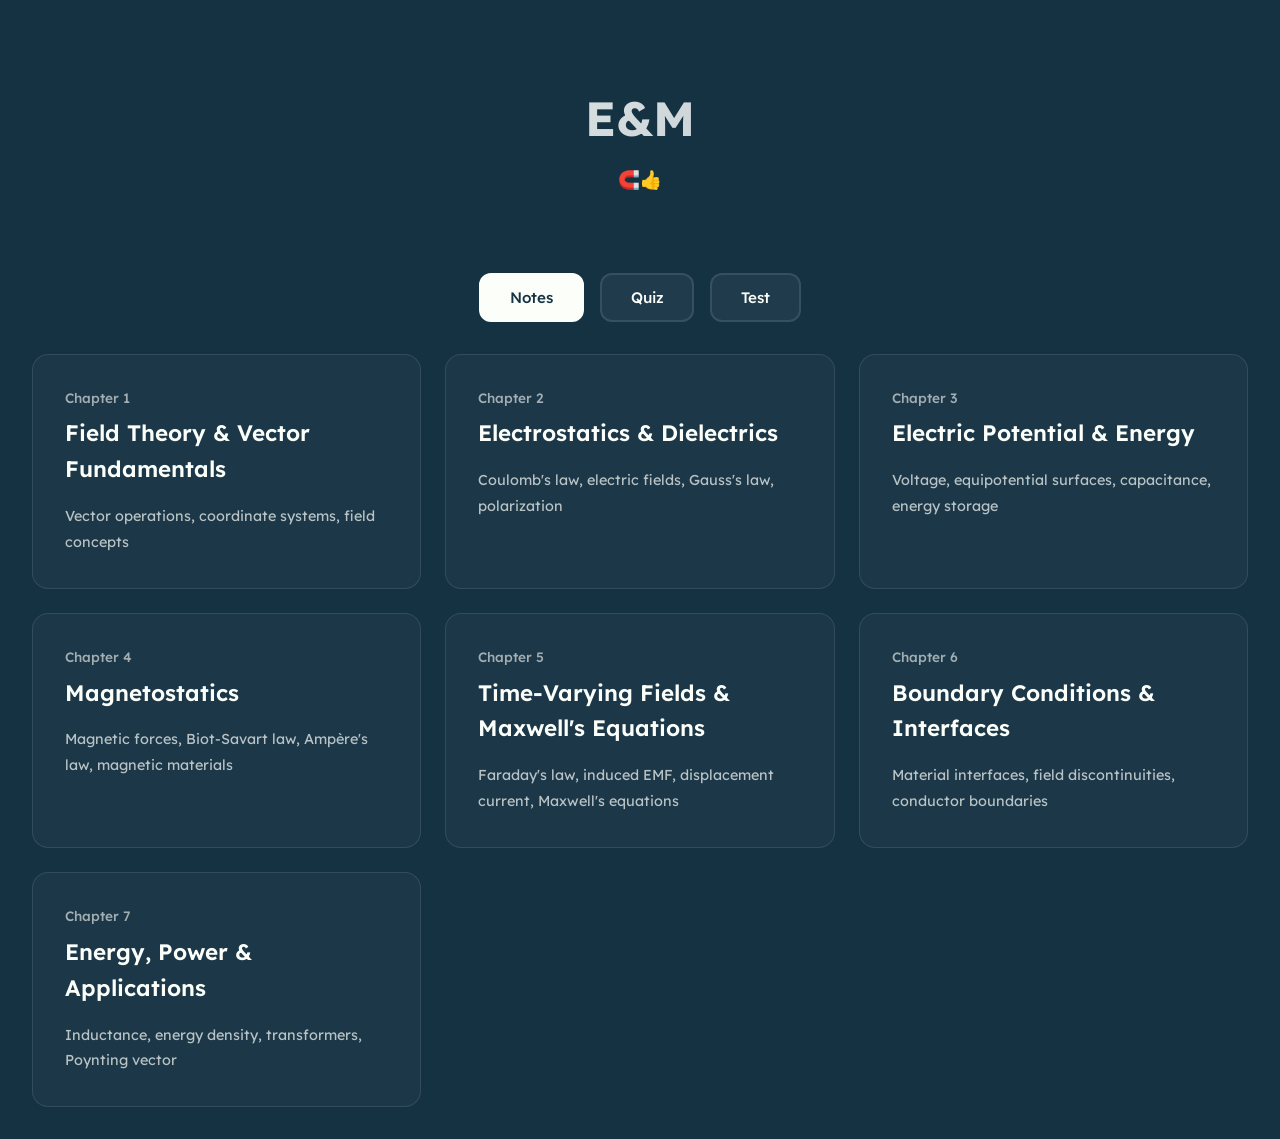
<file: index.html>
<!DOCTYPE html>
<html lang="en">
<head>

    <meta charset="UTF-8">
    <meta name="viewport" content="width=device-width, initial-scale=1.0">
    <title>Electromagnetics Study Hub</title>
    <link rel="preconnect" href="https://fonts.googleapis.com">
    <link rel="preconnect" href="https://fonts.gstatic.com" crossorigin>
    <link href="https://fonts.googleapis.com/css2?family=Lexend:wght@300;400;500;600;700&display=swap" rel="stylesheet">
    <link rel="stylesheet" href="css.css">

</head>
<body>
    <div class="container">
        <header>
            <h1>E&M</h1>
            <p class="subtitle">🧲👍</p>
        </header>

        <div class="nav-tabs">
            <button class="tab-btn active" onclick="switchTab('study')">Notes</button>
            <button class="tab-btn" onclick="switchTab('quiz')">Quiz</button>
            <button class="tab-btn" onclick="switchTab('comprehensive')">Test</button>
        </div>

        <div id="study-section" class="content-section active">
            <div class="chapter-grid" id="chapter-grid"></div>
        </div>

        <div id="quiz-section" class="content-section">
            <div class="study-mode-selector">
                <div class="mode-card" onclick="startQuiz('targeted')">
                    <h3>Chapter Practice</h3>
                </div>
                <div class="mode-card" onclick="startQuiz('random')">
                    <h3>Mixed Practice</h3>
                </div>
            </div>
            <div class="quiz-container" id="quiz-container"></div>
        </div>

        <div id="comprehensive-section" class="content-section">
            <div class="quiz-container">
                <div class="quiz-header">
                    <h2>Comprehensive Exam</h2>
                    <button class="btn btn-primary" onclick="startComprehensiveTest()" style="margin-top: 2rem;">Begin Test</button>
                </div>
                <div id="comprehensive-quiz-container"></div>
            </div>
        </div>
    </div>

    <div id="modal" class="modal">
        <div class="modal-content">
            <button class="close-modal" onclick="closeModal()">&times;</button>
            <div id="modal-body"></div>
        </div>
    </div>

    <script src="script.js"></script>
</body>
</html>
</file>
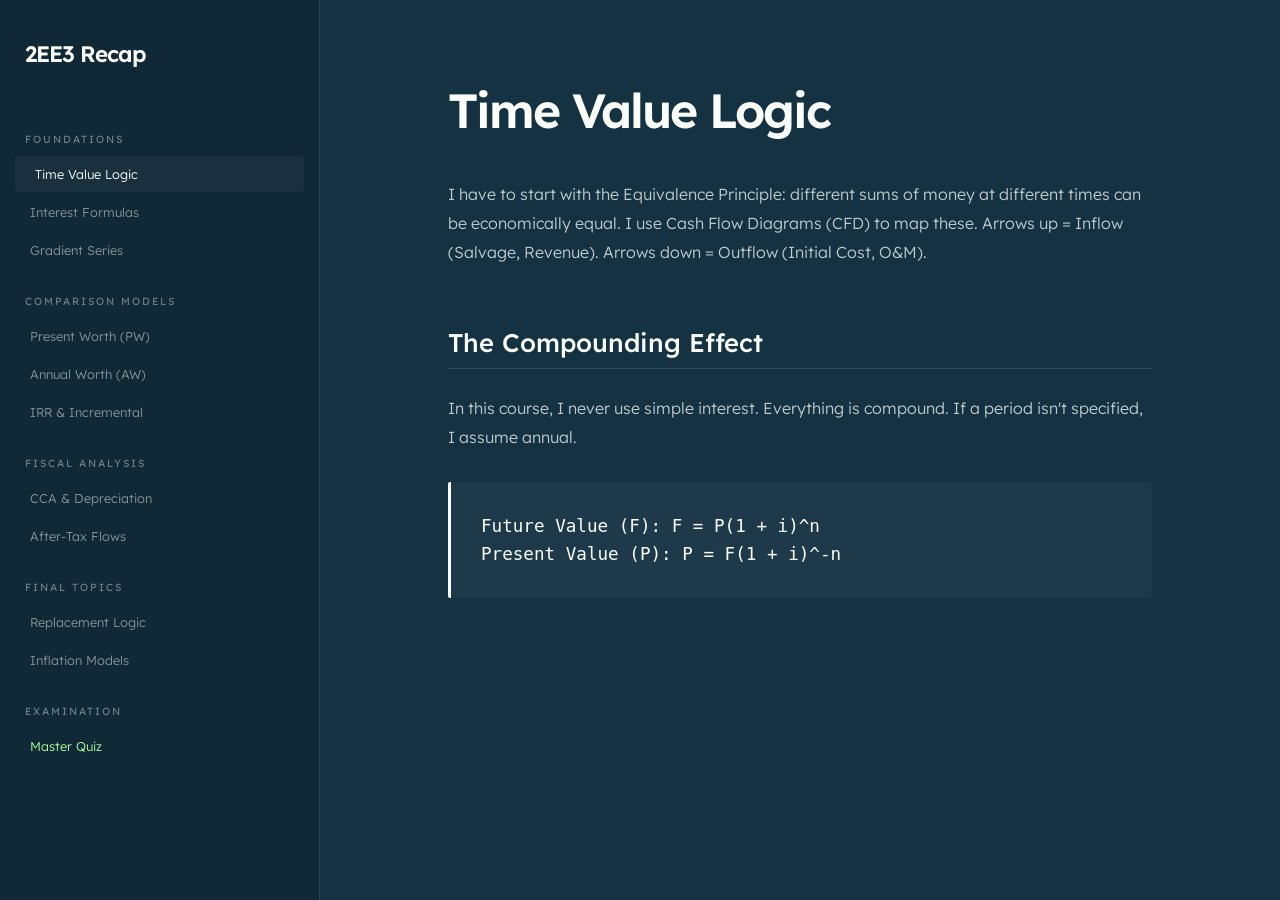
<file: econ.html>
<!DOCTYPE html>
<html lang="en">
<head>
    <meta charset="UTF-8">
    <meta name="viewport" content="width=device-width, initial-scale=1.0">
    <title>GENTECH 2EE3 | Internal Recap</title>
    <link href="https://fonts.googleapis.com/css2?family=Lexend:wght@200;300;400;500;600&display=swap" rel="stylesheet">
    <style>
        :root {
            --bg: #153243;
            --accent: #FBFEF9;
            --glass: rgba(251, 254, 249, 0.04);
            --border: rgba(251, 254, 249, 0.12);
            --transition: all 0.3s cubic-bezier(0.16, 1, 0.3, 1);
        }

        * { box-sizing: border-box; -webkit-tap-highlight-color: transparent; }

        body {
            background-color: var(--bg);
            color: var(--accent);
            font-family: 'Lexend', sans-serif;
            margin: 0;
            display: flex;
            height: 100vh;
            overflow: hidden;
        }

        /* Sidebar: High Density */
        nav {
            width: 320px;
            background: rgba(0, 0, 0, 0.2);
            border-right: 1px solid var(--border);
            display: flex;
            flex-direction: column;
            padding: 40px 15px;
            overflow-y: auto;
            flex-shrink: 0;
        }

        .nav-title {
            font-size: 1.4rem;
            font-weight: 600;
            margin-bottom: 40px;
            padding-left: 10px;
            letter-spacing: -1px;
        }

        .nav-group-label {
            font-size: 0.65rem;
            text-transform: uppercase;
            letter-spacing: 2px;
            opacity: 0.4;
            margin: 25px 0 10px 10px;
        }

        .nav-link {
            padding: 10px 15px;
            font-size: 0.8rem;
            font-weight: 300;
            border-radius: 4px;
            cursor: pointer;
            transition: var(--transition);
            opacity: 0.5;
            margin-bottom: 2px;
            white-space: nowrap;
            overflow: hidden;
            text-overflow: ellipsis;
        }

        .nav-link:hover, .nav-link.active {
            opacity: 1;
            background: var(--glass);
            padding-left: 20px;
        }

        /* Responsive Content Area */
        main {
            flex: 1;
            overflow-y: auto;
            padding: 80px 10%;
            scroll-behavior: smooth;
        }

        .section {
            display: none;
            max-width: 850px;
            margin: 0 auto;
            animation: slideIn 0.4s ease-out;
        }

        .section.active { display: block; }

        /* Document Styling */
        h1 { font-size: 3rem; font-weight: 600; margin: 0 0 40px 0; letter-spacing: -2px; }
        h2 { font-size: 1.6rem; font-weight: 500; margin: 60px 0 25px 0; border-bottom: 1px solid var(--border); padding-bottom: 10px; }
        h3 { font-size: 1.1rem; font-weight: 500; margin: 35px 0 15px 0; }
        
        p { font-size: 1rem; line-height: 1.8; font-weight: 300; opacity: 0.75; margin-bottom: 25px; }

        .formula-card {
            background: var(--glass);
            border-left: 3px solid var(--accent);
            padding: 30px;
            margin: 30px 0;
            font-family: monospace;
            font-size: 1.1rem;
            line-height: 1.6;
            border-radius: 2px;
        }

        .data-table {
            width: 100%;
            border-collapse: collapse;
            margin: 30px 0;
        }

        .data-table td, .data-table th {
            padding: 15px;
            border: 1px solid var(--border);
            font-size: 0.9rem;
            font-weight: 300;
        }

        .data-table th { font-weight: 500; background: rgba(251, 254, 249, 0.05); }

        /* Quiz Engine */
        #quiz-ui {
            background: var(--glass);
            padding: 40px;
            border: 1px solid var(--border);
        }

        .opt-btn {
            display: block;
            width: 100%;
            padding: 20px;
            background: transparent;
            border: 1px solid var(--border);
            color: var(--accent);
            text-align: left;
            margin-bottom: 12px;
            cursor: pointer;
            font-family: 'Lexend';
            transition: var(--transition);
        }

        .opt-btn:hover { background: rgba(251, 254, 249, 0.08); border-color: var(--accent); }
        .opt-btn.correct { background: #2e7d32; border-color: #2e7d32; }
        .opt-btn.wrong { background: #c62828; border-color: #c62828; }

        @media (max-width: 900px) {
            body { flex-direction: column; }
            nav {
                width: 100%;
                height: auto;
                flex-direction: row;
                padding: 15px;
                border-right: none;
                border-bottom: 1px solid var(--border);
            }
            .nav-title, .nav-group-label { display: none; }
            main { padding: 40px 20px; }
            h1 { font-size: 2.2rem; }
        }

        @keyframes slideIn { from { opacity: 0; transform: translateY(15px); } to { opacity: 1; transform: translateY(0); } }
    </style>
</head>
<body>

<nav>
    <div class="nav-title">2EE3 Recap</div>
    
    <div class="nav-group-label">Foundations</div>
    <div class="nav-link active" onclick="showTab('tvm')">Time Value Logic</div>
    <div class="nav-link" onclick="tab('formulas')">Interest Formulas</div>
    <div class="nav-link" onclick="tab('gradients')">Gradient Series</div>

    <div class="nav-group-label">Comparison Models</div>
    <div class="nav-link" onclick="tab('pw')">Present Worth (PW)</div>
    <div class="nav-link" onclick="tab('aw')">Annual Worth (AW)</div>
    <div class="nav-link" onclick="tab('irr')">IRR & Incremental</div>

    <div class="nav-group-label">Fiscal Analysis</div>
    <div class="nav-link" onclick="tab('cca')">CCA & Depreciation</div>
    <div class="nav-link" onclick="tab('tax')">After-Tax Flows</div>

    <div class="nav-group-label">Final Topics</div>
    <div class="nav-link" onclick="tab('replace')">Replacement Logic</div>
    <div class="nav-link" onclick="tab('inflation')">Inflation Models</div>
    
    <div class="nav-group-label">Examination</div>
    <div class="nav-link" onclick="tab('quiz')" style="color:#a8ff9c; opacity:1;">Master Quiz</div>
</nav>

<main id="scroll-target">
    <section id="tvm" class="section active">
        <h1>Time Value Logic</h1>
        <p>I have to start with the Equivalence Principle: different sums of money at different times can be economically equal. I use Cash Flow Diagrams (CFD) to map these. Arrows up = Inflow (Salvage, Revenue). Arrows down = Outflow (Initial Cost, O&M).</p>
        
        <h2>The Compounding Effect</h2>
        <p>In this course, I never use simple interest. Everything is compound. If a period isn't specified, I assume annual.</p>
        
        <div class="formula-card">
            Future Value (F): F = P(1 + i)^n<br>
            Present Value (P): P = F(1 + i)^-n
        </div>
    </section>

    <section id="formulas" class="section">
        <h1>Interest Formulas</h1>
        <p>I use these factors to move money across the CFD. I need to be careful with 'n'—it's the number of compounding periods, not necessarily years.</p>
        
        <h3>Uniform Series (Annuities)</h3>
        <p>When I have a series of equal payments <em>A</em> over <em>n</em> periods:</p>
        <div class="formula-card">
            (P/A, i, n) = [(1+i)^n - 1] / [i(1+i)^n]<br>
            (A/P, i, n) = [i(1+i)^n] / [(1+i)^n - 1]
        </div>

        <h3>Effective Interest</h3>
        <p>If interest is "12% compounded monthly," the nominal rate <em>r</em> is 12%, but the effective rate <em>ia</em> is higher because of compounding.</p>
        <div class="formula-card">
            ia = (1 + r/m)^m - 1
        </div>
    </section>

    <section id="gradients" class="section">
        <h1>Gradient Series</h1>
        <p>Most costs in engineering increase as equipment ages. I categorize these into Arithmetic and Geometric.</p>
        
        <h2>Arithmetic Gradient (G)</h2>
        <p>The cash flow increases by a constant <strong>dollar amount</strong> each year (e.g., $100, $200, $300...). The total Present Worth is the base annuity <em>P_A</em> plus the gradient <em>P_G</em>.</p>
        
        <h2>Geometric Gradient (g)</h2>
        <p>The flow grows by a constant <strong>percentage</strong> (e.g., 5% more each year). I have to check if the interest rate <em>i</em> equals the growth rate <em>g</em>.</p>
        <div class="formula-card">
            If i != g: P = A1[1 - (1+g)^n(1+i)^-n] / (i - g)
        </div>
    </section>

    <section id="pw" class="section">
        <h1>Present Worth (PW)</h1>
        <p>I use PW to discount everything back to t=0. If I'm comparing projects with unequal lives, I <strong>must</strong> use the Least Common Multiple (LCM) of their lives to create a fair comparison period.</p>
        
        <div class="note-box">
            <strong>Decision Rule:</strong> In a mutually exclusive set, I pick the project with the highest PW (provided PW >= 0).
        </div>
    </section>

    <section id="aw" class="section">
        <h1>Annual Worth (AW)</h1>
        <p>This is usually my go-to for comparing projects with different lifespans because I don't need the LCM. AW assumes the project repeats indefinitely.</p>
        <div class="formula-card">
            AW = (Revenues - Expenses) - Capital Recovery (CR)
        </div>
        <p>Capital Recovery (CR) accounts for the loss in value of the asset over time plus interest on the tied-up capital.</p>
    </section>

    <section id="irr" class="section">
        <h1>IRR & Incremental Analysis</h1>
        <p>Internal Rate of Return is the rate where PW = 0. I cannot just pick the highest IRR; that's a common trap. I have to perform Incremental Analysis.</p>
        
        <h3>The Steps</h3>
        <p>1. Rank projects by initial investment.<br>
           2. Calculate the difference in cash flows (Δ Cash Flow).<br>
           3. Solve for ΔIRR. If ΔIRR > MARR, I choose the more expensive project.</p>
    </section>

    <section id="cca" class="section">
        <h1>CCA & Depreciation</h1>
        <p>Capital Cost Allowance (CCA) is the tax-allowable depreciation in Canada. It reduces my taxable income, which creates a "Tax Shield."</p>
        
        <h2>The Half-Year Rule</h2>
        <p>In the first year of ownership, I can only claim 50% of the asset's cost for CCA. I need to remember to subtract the CCA from the UCC (Undepreciated Capital Cost) to find the base for the next year.</p>
    </section>

    <section id="tax" class="section">
        <h1>After-Tax Flows</h1>
        <p>I have to account for income tax to find the true viability of a project. BTCF is Before-Tax Cash Flow; ATCF is After-Tax.</p>
        <div class="formula-card">
            Taxable Income = BTCF - CCA<br>
            Income Tax = Taxable Income * (Tax Rate)<br>
            ATCF = BTCF - Income Tax
        </div>
    </section>

    <section id="replace" class="section">
        <h1>Replacement Logic</h1>
        <p>I compare my current asset (Defender) to a potential new one (Challenger). I ignore "sunk costs" (what I originally paid for the Defender).</p>
        
        <h3>Economic Service Life (ESL)</h3>
        <p>The ESL is the number of years that minimizes the total AW of costs. I replace the Defender if its Marginal Cost for <em>next year</em> is higher than the minimum AW of the Challenger.</p>
    </section>

    <section id="inflation" class="section">
        <h1>Inflation Models</h1>
        <p>I have to handle two types of dollars: Actual (inflated) and Constant (purchasing power). I use the Market Interest Rate (i) for Actual dollars and the Real Interest Rate (i') for Constant dollars.</p>
        <div class="formula-card">
            (1 + i) = (1 + i')(1 + f)<br>
            where f = inflation rate.
        </div>
    </section>

    <section id="quiz" class="section">
        <h1>Knowledge Audit</h1>
        <div id="quiz-ui">
            <div id="q-stats" style="font-size:0.7rem; opacity:0.5; margin-bottom:10px;">QUESTION 1 OF 10</div>
            <h2 id="q-text" style="margin-top:0;"></h2>
            <div id="q-options"></div>
        </div>
    </section>
</main>

<script>
    function tab(id) {
        document.querySelectorAll('.section').forEach(s => s.classList.remove('active'));
        document.querySelectorAll('.nav-link').forEach(l => l.classList.remove('active'));
        document.getElementById(id).classList.add('active');
        const activeLink = Array.from(document.querySelectorAll('.nav-link')).find(l => l.getAttribute('onclick').includes(id));
        if(activeLink) activeLink.classList.add('active');
        document.getElementById('scroll-target').scrollTop = 0;
    }

    const quizData = [
        { q: "I have two projects with lives of 3 and 4 years. If I'm using Present Worth, what is the study period?", o: ["3 years", "4 years", "7 years", "12 years"], c: 3 },
        { q: "Does the Annual Worth method require an LCM for unequal lives?", o: ["Yes", "No", "Only for the Defender", "Only if i > 10%"], c: 1 },
        { q: "What rate do I use for Constant Dollars when inflation is present?", o: ["Market Rate", "Real Rate", "Nominal Rate", "Zero"], c: 1 },
        { q: "In Canada's CCA system, how much of a new asset's cost is depreciated in Year 1?", o: ["100%", "50% of the cost * rate", "0%", "25%"], c: 1 },
        { q: "If I find the ΔIRR of (B-A) is 14% and my MARR is 10%, which project do I select?", o: ["Project A", "Project B", "Both", "Reject both"], c: 1 },
        { q: "What is a 'Sunk Cost' in replacement analysis?", o: ["Current Salvage Value", "The original purchase price", "Next year's O&M", "The cost of the Challenger"], c: 1 },
        { q: "Which formula moves a future sum 5 years back to the present?", o: ["(A/P, i, 5)", "(P/F, i, 5)", "(F/P, i, 5)", "(P/A, i, 5)"], c: 1 },
        { q: "If interest is 12% compounded quarterly, what is the interest per period?", o: ["12%", "4%", "3%", "1%"], c: 2 },
        { q: "An arithmetic gradient G increases the cash flow by what?", o: ["A fixed percentage", "A fixed dollar amount", "A random amount", "Nothing"], c: 1 },
        { q: "When do I replace the Defender?", o: ["When it hits 10 years", "When Marginal Cost > Challenger's Min AW", "When it breaks", "Never"], c: 1 }
    ];

    let currentIdx = 0;

    function renderQuestion() {
        const d = quizData[currentIdx];
        document.getElementById('q-stats').innerText = `QUESTION ${currentIdx + 1} OF ${quizData.length}`;
        document.getElementById('q-text').innerText = d.q;
        const container = document.getElementById('q-options');
        container.innerHTML = '';
        d.o.forEach((opt, i) => {
            const btn = document.createElement('button');
            btn.className = 'opt-btn';
            btn.innerText = opt;
            btn.onclick = () => {
                const btns = document.querySelectorAll('.opt-btn');
                btns.forEach(b => b.style.pointerEvents = 'none');
                if(i === d.c) btn.classList.add('correct');
                else { btn.classList.add('wrong'); btns[d.c].classList.add('correct'); }
                setTimeout(() => {
                    currentIdx++;
                    if(currentIdx < quizData.length) renderQuestion();
                    else document.getElementById('quiz-ui').innerHTML = "<h2>Audit Complete.</h2><p>I've covered the core syllabus. Time to verify the math on the practice sets.</p>";
                }, 1200);
            };
            container.appendChild(btn);
        });
    }

    renderQuestion();
</script>

</body>
</html>
</file>
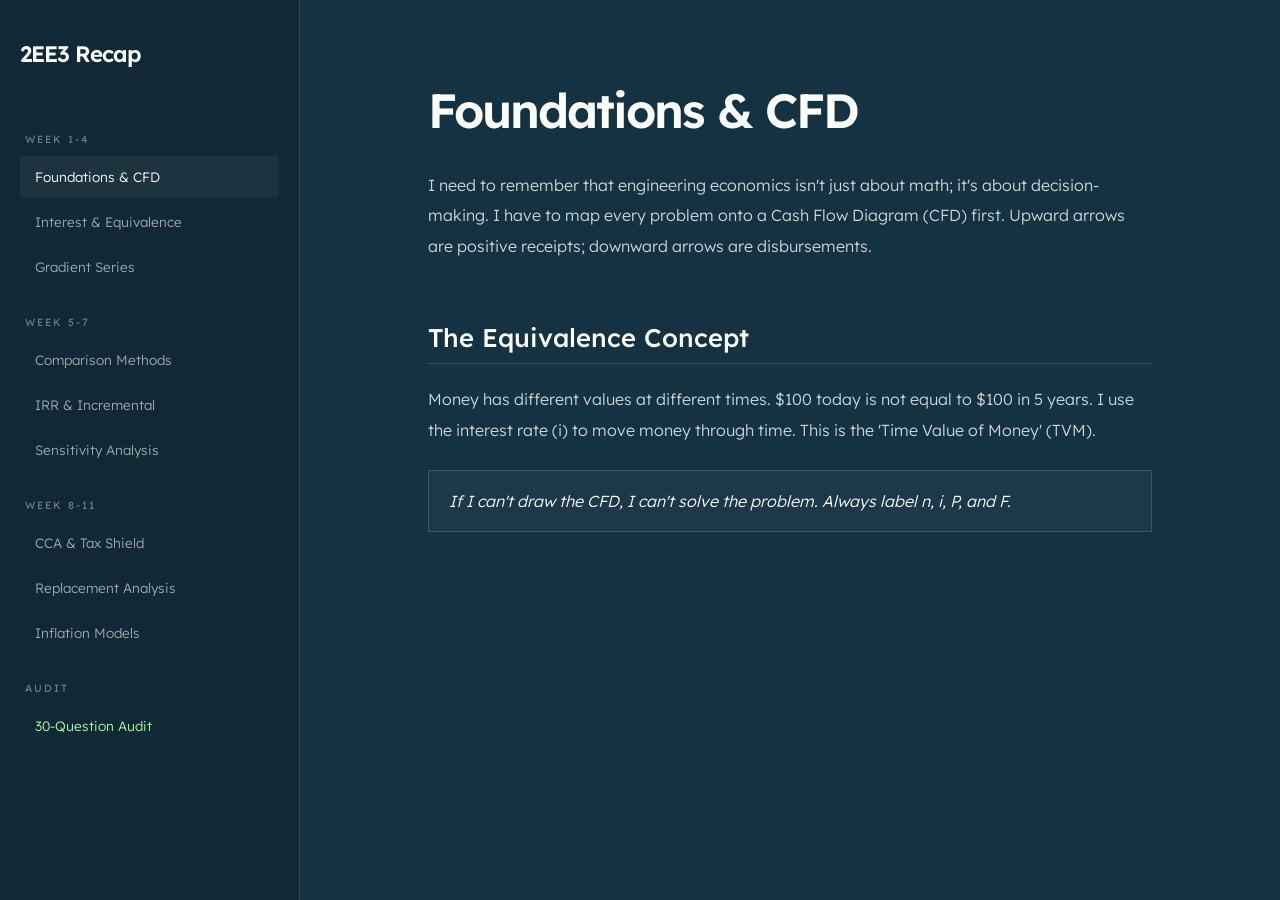
<file: econrecap.html>
<!DOCTYPE html>
<html lang="en">
<head>
    <meta charset="UTF-8">
    <meta name="viewport" content="width=device-width, initial-scale=1.0">
    <title>Econ Review</title>
    <link href="https://fonts.googleapis.com/css2?family=Lexend:wght@200;300;400;500;600&display=swap" rel="stylesheet">
    <style>
        :root {
            --bg: #153243;
            --accent: #FBFEF9;
            --glass: rgba(251, 254, 249, 0.05);
            --border: rgba(251, 254, 249, 0.15);
            --transition: all 0.4s cubic-bezier(0.16, 1, 0.3, 1);
        }

        * { box-sizing: border-box; }

        body {
            background-color: var(--bg);
            color: var(--accent);
            font-family: 'Lexend', sans-serif;
            margin: 0;
            display: flex;
            height: 100vh;
            overflow: hidden;
        }

        /* Sidebar Architecture */
        nav {
            width: 300px;
            background: rgba(0, 0, 0, 0.2);
            border-right: 1px solid var(--border);
            display: flex;
            flex-direction: column;
            padding: 40px 20px;
            overflow-y: auto;
            flex-shrink: 0;
        }

        .nav-title {
            font-size: 1.4rem;
            font-weight: 600;
            margin-bottom: 40px;
            letter-spacing: -1px;
        }

        .nav-label {
            font-size: 0.65rem;
            text-transform: uppercase;
            letter-spacing: 2px;
            opacity: 0.4;
            margin: 25px 0 10px 5px;
        }

        .nav-item {
            padding: 12px 15px;
            font-size: 0.85rem;
            font-weight: 300;
            border-radius: 4px;
            cursor: pointer;
            transition: var(--transition);
            opacity: 0.6;
            margin-bottom: 4px;
        }

        .nav-item:hover, .nav-item.active {
            opacity: 1;
            background: var(--glass);
        }

        /* Content Display */
        main {
            flex: 1;
            overflow-y: auto;
            padding: 80px 10%;
            scroll-behavior: smooth;
        }

        .content-section {
            display: none;
            max-width: 800px;
            animation: fadeIn 0.5s ease;
        }

        .content-section.active { display: block; }

        h1 { font-size: 3rem; font-weight: 600; margin: 0 0 30px 0; letter-spacing: -2px; }
        h2 { font-size: 1.6rem; font-weight: 500; margin: 60px 0 20px 0; border-bottom: 1px solid var(--border); padding-bottom: 10px; }
        
        p { font-size: 1rem; line-height: 1.9; font-weight: 300; opacity: 0.8; margin-bottom: 25px; }

        .formula-box {
            background: var(--glass);
            border-left: 3px solid var(--accent);
            padding: 30px;
            margin: 30px 0;
            font-family: monospace;
            font-size: 1.1rem;
            border-radius: 2px;
        }

        .note {
            background: rgba(251, 254, 249, 0.03);
            border: 1px solid var(--border);
            padding: 20px;
            margin: 20px 0;
            font-style: italic;
            font-weight: 300;
        }

        /* Quiz UI */
        .quiz-container {
            background: var(--glass);
            padding: 40px;
            border: 1px solid var(--border);
        }

        .q-meta { font-size: 0.7rem; opacity: 0.5; letter-spacing: 2px; margin-bottom: 10px; }
        
        .opt-btn {
            display: block;
            width: 100%;
            padding: 20px;
            background: transparent;
            border: 1px solid var(--border);
            color: var(--accent);
            text-align: left;
            margin-bottom: 15px;
            cursor: pointer;
            font-family: 'Lexend';
            transition: var(--transition);
        }

        .opt-btn:hover { background: rgba(251, 254, 249, 0.1); border-color: var(--accent); }
        .opt-btn.correct { background: #2e7d32; border-color: #2e7d32; }
        .opt-btn.wrong { background: #c62828; border-color: #c62828; }

        @media (max-width: 800px) {
            body { flex-direction: column; }
            nav { width: 100%; height: auto; border-right: none; border-bottom: 1px solid var(--border); padding: 20px; flex-direction: row; overflow-x: auto; }
            .nav-title, .nav-label { display: none; }
            .nav-item { white-space: nowrap; margin-right: 10px; }
            main { padding: 40px 20px; }
        }

        @keyframes fadeIn { from { opacity: 0; transform: translateY(10px); } to { opacity: 1; transform: translateY(0); } }
    </style>
</head>
<body>

<nav>
    <div class="nav-title">2EE3 Recap</div>
    
    <div class="nav-label">Week 1-4</div>
    <div class="nav-item active" onclick="show('foundations')">Foundations & CFD</div>
    <div class="nav-item" onclick="show('tvm')">Interest & Equivalence</div>
    <div class="nav-item" onclick="show('gradients')">Gradient Series</div>

    <div class="nav-label">Week 5-7</div>
    <div class="nav-item" onclick="show('methods')">Comparison Methods</div>
    <div class="nav-item" onclick="show('irr')">IRR & Incremental</div>
    <div class="nav-item" onclick="show('sensitivity')">Sensitivity Analysis</div>

    <div class="nav-label">Week 8-11</div>
    <div class="nav-item" onclick="show('accounting')">CCA & Tax Shield</div>
    <div class="nav-item" onclick="show('replacement')">Replacement Analysis</div>
    <div class="nav-item" onclick="show('inflation')">Inflation Models</div>

    <div class="nav-label">Audit</div>
    <div class="nav-item" onclick="show('quiz')" style="color:#a8ff9c; opacity:1;">30-Question Audit</div>
</nav>

<main id="main-view">
    <section id="foundations" class="content-section active">
        <h1>Foundations & CFD</h1>
        <p>I need to remember that engineering economics isn't just about math; it's about decision-making. I have to map every problem onto a Cash Flow Diagram (CFD) first. Upward arrows are positive receipts; downward arrows are disbursements.</p>
        
        
        
        <h2>The Equivalence Concept</h2>
        <p>Money has different values at different times. $100 today is not equal to $100 in 5 years. I use the interest rate (i) to move money through time. This is the 'Time Value of Money' (TVM).</p>
        <div class="note">If I can't draw the CFD, I can't solve the problem. Always label n, i, P, and F.</div>
    </section>

    <section id="tvm" class="content-section">
        <h1>Interest & Equivalence</h1>
        <p>This is where I move P to F or F to P. I'm strictly using compound interest here. Nominal rates are 'r', but I need effective rates 'ia' if compounding is more than annual.</p>
        
        <div class="formula-box">
            Single Payment (F/P): F = P(1 + i)^n <br>
            Present Value (P/F): P = F(1 + i)^-n <br>
            Annuity (P/A): P = A * [((1+i)^n - 1) / (i(1+i)^n)]
        </div>

        <h2>Effective vs Nominal</h2>
        <p>If interest is 12% compounded monthly, r = 0.12 and m = 12. The periodic rate is 1%. The effective annual rate is higher.</p>
        <div class="formula-box">
            ia = (1 + r/m)^m - 1
        </div>
    </section>

    <section id="gradients" class="content-section">
        <h1>Gradient Series</h1>
        <p>I have two types of gradients for costs that change over time: Arithmetic and Geometric.</p>
        
        <h2>Arithmetic Gradient (G)</h2>
        <p>This is a linear increase. Year 1: $100, Year 2: $150, Year 3: $200. Here, G = $50. The total Present Worth is the base annuity (the $100) PLUS the gradient component.</p>
        
        <h2>Geometric Gradient (g)</h2>
        <p>This is a percentage increase (e.g., maintenance grows by 5% every year). I have to be careful if i = g because the formula changes.</p>
        <div class="formula-box">
            If i != g: P = A1 * [1 - (1+g)^n * (1+i)^-n] / (i - g)
        </div>
    </section>

    <section id="methods" class="content-section">
        <h1>Comparison Methods</h1>
        <p>I use Present Worth (PW) and Annual Worth (AW) to decide between projects.</p>
        
        <h2>The PW Rule</h2>
        <p>If I have two projects with <strong>different lives</strong> (e.g., 3 years and 4 years), I cannot compare them directly via PW. I must use the Least Common Multiple (LCM), which in this case is 12 years. I assume both projects are repeated until they hit 12 years.</p>
        
        <h2>The AW Rule</h2>
        <p>AW is easier for unequal lives. I don't need the LCM. I just find the AW for one life cycle, and that value remains the same regardless of how many times the project is repeated.</p>
    </section>

    <section id="irr" class="content-section">
        <h1>IRR & Incremental Analysis</h1>
        <p>The Internal Rate of Return (IRR) is the 'i' that makes the PW = 0. I cannot simply pick the project with the highest IRR. That's a trap.</p>
        
        <h2>The Incremental Method</h2>
        <p>1. Rank projects by initial cost.<br>
           2. Look at the difference (Project B - Project A).<br>
           3. Find the ΔIRR of that difference. <br>
           4. If ΔIRR > MARR, I pick the more expensive one (B). If not, I stick with A.</p>
    </section>

    <section id="cca" class="content-section">
        <h1>CCA & Depreciation</h1>
        <p>This is Canada-specific tax logic. I use the Capital Cost Allowance (CCA) to calculate the 'Tax Shield'.</p>
        
        <h2>The Half-Year Rule</h2>
        <p>In the first year I buy something, I can only claim 50% of the cost for depreciation. This is a massive point-sink in the midterm if I forget it.</p>
        <div class="formula-box">
            Year 1 CCA = (Cost * 0.5) * d <br>
            Year 2 CCA = (Cost - Year 1 CCA) * d
        </div>
    </section>

    <section id="replacement" class="content-section">
        <h1>Replacement Analysis</h1>
        <p>Defender (what I have) vs. Challenger (what I want). I ignore sunk costs (what I paid for the Defender years ago). I only care about what it's worth <strong>now</strong> (Salvage Value).</p>
        
        <h2>Marginal Cost Logic</h2>
        <p>I keep the Defender as long as its Marginal Cost for <em>next year</em> is less than the Minimum Annual Worth (Min AW) of the Challenger. Once the Defender's cost for one more year exceeds the Challenger's best average cost, I swap them.</p>
    </section>

    <section id="inflation" class="content-section">
        <h1>Inflation Models</h1>
        <p>I have Actual Dollars (what the bank sees) and Constant Dollars (what the money can actually buy). I need to map the interest rate to the dollar type.</p>
        <div class="formula-box">
            Actual Dollars -> Market Interest Rate (i) <br>
            Constant Dollars -> Real Interest Rate (i') <br><br>
            Formula: (1 + i) = (1 + i')(1 + f)
        </div>
    </section>

    <section id="quiz" class="content-section">
        <h1>30-Question Audit</h1>
        <div id="quiz-ui" class="quiz-container">
            <div id="q-meta" class="q-meta">QUESTION 1 OF 30</div>
            <h2 id="q-text" style="margin-top:0;"></h2>
            <div id="q-options"></div>
        </div>
    </section>
</main>

<script>
    function show(id) {
        document.querySelectorAll('.content-section').forEach(s => s.classList.remove('active'));
        document.querySelectorAll('.nav-item').forEach(l => l.classList.remove('active'));
        document.getElementById(id).classList.add('active');
        const activeLink = Array.from(document.querySelectorAll('.nav-item')).find(l => l.getAttribute('onclick').includes(id));
        if(activeLink) activeLink.classList.add('active');
        document.getElementById('main-view').scrollTop = 0;
    }

    const quizData = [
        { q: "If interest is 12% compounded monthly, what is the periodic rate?", o: ["12%", "6%", "1%", "0.1%"], c: 2 },
        { q: "Using PW to compare a 3-year and 5-year project, what is the LCM?", o: ["8 years", "15 years", "5 years", "3 years"], c: 1 },
        { q: "Does the AW method require an LCM for unequal lives?", o: ["Yes", "No"], c: 1 },
        { q: "In the Half-Year Rule for CCA, how much cost is used in Year 1?", o: ["100%", "0%", "50%", "25%"], c: 2 },
        { q: "What is the 'Defender' in replacement analysis?", o: ["New asset", "Existing asset", "The bank", "The salvage value"], c: 1 },
        { q: "If i=10% and f=4%, what is the real interest rate i'?", o: ["14%", "6%", "5.77%", "10%"], c: 2 },
        { q: "Which rate is used with Actual Dollars?", o: ["Real rate", "Market rate", "Inflation rate", "Periodic rate"], c: 1 },
        { q: "An arithmetic gradient G increases the cash flow by what?", o: ["Fixed %", "Fixed $ amount", "Random amount", "Zero"], c: 1 },
        { q: "If PW = 0, what is the interest rate equal to?", o: ["MARR", "IRR", "Inflation", "Nominal"], c: 1 },
        { q: "For a single project, when is it viable?", o: ["PW < 0", "PW > 0", "PW = Initial Cost", "IRR < MARR"], c: 1 },
        { q: "Sunk costs are included in replacement analysis.", o: ["True", "False"], c: 1 },
        { q: "What does MARR stand for?", o: ["Max Annual Rate", "Min Acceptable Rate of Return", "Market Annual Return", "Marginal Annual Rate"], c: 1 },
        { q: "Incremental analysis (B-A) is used for what?", o: ["Single projects", "Mutually exclusive projects", "Tax calculation", "Inflation"], c: 1 },
        { q: "Capital Recovery (CR) includes which two things?", o: ["P and F", "P and Salvage", "Revenue and Tax", "G and g"], c: 1 },
        { q: "Which method is best for projects with unequal lives?", o: ["PW", "AW", "IRR", "Payback"], c: 1 },
        { q: "A geometric gradient increases by what?", o: ["Fixed $", "Fixed %", "Yearly sum", "None"], c: 1 },
        { q: "If ΔIRR > MARR, which project do I pick?", o: ["Lower cost", "Higher cost", "Neither", "Both"], c: 1 },
        { q: "What is UCC?", o: ["Unused Capital Cost", "Undepreciated Capital Cost", "Uniform Capital Charge", "None"], c: 1 },
        { q: "CCA is a non-cash expense.", o: ["True", "False"], c: 0 },
        { q: "If i = g in a geometric gradient, the formula changes.", o: ["True", "False"], c: 0 },
        { q: "Salvage value is a cash inflow.", o: ["True", "False"], c: 0 },
        { q: "Market interest rate includes inflation.", o: ["True", "False"], c: 0 },
        { q: "Payback period accounts for TVM.", o: ["True", "False (usually)", "Always", "None"], c: 1 },
        { q: "Sensitivity analysis checks how variables affect the outcome.", o: ["True", "False"], c: 0 },
        { q: "Break-even is where PW equals what?", o: ["Initial Cost", "Zero", "Salvage", "MARR"], c: 1 },
        { q: "A 5% increase every year is which gradient?", o: ["Arithmetic", "Geometric", "Linear", "Fixed"], c: 1 },
        { q: "Effective rate is always >= Nominal rate if m >= 1.", o: ["True", "False"], c: 0 },
        { q: "n represents the number of what?", o: ["Years", "Months", "Compounding periods", "People"], c: 2 },
        { q: "Taxable income is Revenue - Expenses - what?", o: ["P", "CCA", "Salvage", "Tax Rate"], c: 1 },
        { q: "The goal of 2EE3 is to find the most economic choice.", o: ["True", "False"], c: 0 }
    ];

    let currentQ = 0;

    function renderQuiz() {
        const d = quizData[currentQ];
        document.getElementById('q-meta').innerText = `QUESTION ${currentQ + 1} OF ${quizData.length}`;
        document.getElementById('q-text').innerText = d.q;
        const container = document.getElementById('q-options');
        container.innerHTML = '';
        
        d.o.forEach((opt, i) => {
            const b = document.createElement('button');
            b.className = 'opt-btn';
            b.innerText = opt;
            b.onclick = () => {
                const btns = document.querySelectorAll('.opt-btn');
                btns.forEach(btn => btn.style.pointerEvents = 'none');
                if(i === d.c) b.classList.add('correct');
                else {
                    b.classList.add('wrong');
                    btns[d.c].classList.add('correct');
                }
                setTimeout(() => {
                    currentQ++;
                    if(currentQ < quizData.length) renderQuiz();
                    else {
                        document.getElementById('quiz-ui').innerHTML = "<h2>Audit Complete.</h2><p>I've run through the 30 core points. Ready for the exam.</p>";
                    }
                }, 1200);
            };
            container.appendChild(b);
        });
    }

    renderQuiz();
</script>

</body>
</html>
</file>
<file: css.css>
* {
            margin: 0;
            padding: 0;
            box-sizing: border-box;
        }

        body {
            font-family: 'Lexend', sans-serif;
            background: #153243;
            color: #FBFEF9;
            line-height: 1.6;
            overflow-x: hidden;
        }

        .container {
            max-width: 1400px;
            margin: 0 auto;
            padding: 2rem;
        }

        header {
            text-align: center;
            padding: 3rem 0;
            position: relative;
        }

        h1 {
            font-size: 3rem;
            font-weight: 700;
            margin-bottom: 0.5rem;
            background: linear-gradient(135deg, #FBFEF9 0%, #a8b5c0 100%);
            -webkit-background-clip: text;
            -webkit-text-fill-color: transparent;
            background-clip: text;
            animation: fadeInDown 0.8s ease;
        }

        .subtitle {
            font-size: 1.1rem;
            opacity: 0.8;
            font-weight: 300;
            animation: fadeInUp 0.8s ease 0.2s both;
        }

        .nav-tabs {
            display: flex;
            justify-content: center;
            gap: 1rem;
            margin: 2rem 0;
            flex-wrap: wrap;
            animation: fadeIn 1s ease 0.4s both;
        }

        .tab-btn {
            background: rgba(251, 254, 249, 0.05);
            border: 2px solid rgba(251, 254, 249, 0.1);
            color: #FBFEF9;
            padding: 0.8rem 1.8rem;
            border-radius: 12px;
            cursor: pointer;
            font-family: 'Lexend', sans-serif;
            font-size: 0.95rem;
            font-weight: 500;
            transition: all 0.3s ease;
            position: relative;
            overflow: hidden;
        }

        .tab-btn:before {
            content: '';
            position: absolute;
            top: 0;
            left: -100%;
            width: 100%;
            height: 100%;
            background: linear-gradient(90deg, transparent, rgba(251, 254, 249, 0.1), transparent);
            transition: left 0.5s ease;
        }

        .tab-btn:hover:before {
            left: 100%;
        }

        .tab-btn:hover {
            background: rgba(251, 254, 249, 0.1);
            border-color: rgba(251, 254, 249, 0.3);
            transform: translateY(-2px);
        }

        .tab-btn.active {
            background: #FBFEF9;
            color: #153243;
            border-color: #FBFEF9;
        }

        .content-section {
            display: none;
            animation: fadeIn 0.5s ease;
        }

        .content-section.active {
            display: block;
        }

        .chapter-grid {
            display: grid;
            grid-template-columns: repeat(auto-fit, minmax(320px, 1fr));
            gap: 1.5rem;
            margin-top: 2rem;
        }

        .chapter-card {
            background: rgba(251, 254, 249, 0.03);
            border: 1px solid rgba(251, 254, 249, 0.1);
            border-radius: 16px;
            padding: 2rem;
            cursor: pointer;
            transition: all 0.4s cubic-bezier(0.4, 0, 0.2, 1);
            position: relative;
            overflow: hidden;
        }

        .chapter-card:before {
            content: '';
            position: absolute;
            top: 0;
            left: 0;
            width: 100%;
            height: 4px;
            background: linear-gradient(90deg, #FBFEF9, transparent);
            transform: scaleX(0);
            transform-origin: left;
            transition: transform 0.4s ease;
        }

        .chapter-card:hover {
            background: rgba(251, 254, 249, 0.07);
            border-color: rgba(251, 254, 249, 0.3);
            transform: translateY(-4px);
        }

        .chapter-card:hover:before {
            transform: scaleX(1);
        }

        .chapter-number {
            font-size: 0.85rem;
            opacity: 0.6;
            font-weight: 500;
            margin-bottom: 0.5rem;
        }

        .chapter-title {
            font-size: 1.4rem;
            font-weight: 600;
            margin-bottom: 1rem;
        }

        .chapter-topics {
            font-size: 0.9rem;
            opacity: 0.7;
            line-height: 1.8;
        }

        .modal {
            display: none;
            position: fixed;
            top: 0;
            left: 0;
            width: 100%;
            height: 100%;
            background: rgba(21, 50, 67, 0.95);
            z-index: 1000;
            overflow-y: auto;
            animation: fadeIn 0.3s ease;
        }

        .modal.active {
            display: block;
        }

        .modal-content {
            max-width: 900px;
            margin: 2rem auto;
            background: #153243;
            border: 1px solid rgba(251, 254, 249, 0.2);
            border-radius: 20px;
            padding: 3rem;
            position: relative;
            animation: slideUp 0.4s ease;
        }

        .close-modal {
            position: absolute;
            top: 1.5rem;
            right: 1.5rem;
            background: none;
            border: none;
            color: #FBFEF9;
            font-size: 2rem;
            cursor: pointer;
            opacity: 0.6;
            transition: opacity 0.3s ease;
            width: 40px;
            height: 40px;
            display: flex;
            align-items: center;
            justify-content: center;
        }

        .close-modal:hover {
            opacity: 1;
        }

        .slide-content {
            margin-bottom: 2rem;
        }

        .slide-content h2 {
            font-size: 2rem;
            margin-bottom: 1.5rem;
            color: #FBFEF9;
        }

        .slide-content h3 {
            font-size: 1.3rem;
            margin: 1.5rem 0 0.8rem 0;
            opacity: 0.9;
        }

        .slide-content p, .slide-content li {
            margin-bottom: 0.8rem;
            opacity: 0.85;
        }

        .slide-content ul {
            margin-left: 1.5rem;
        }

        .formula {
            background: rgba(251, 254, 249, 0.05);
            border-left: 3px solid #FBFEF9;
            padding: 1rem 1.5rem;
            margin: 1rem 0;
            border-radius: 8px;
            font-family: 'Courier New', monospace;
            overflow-x: auto;
        }

        .quiz-container {
            max-width: 800px;
            margin: 2rem auto;
        }

        .quiz-header {
            text-align: center;
            margin-bottom: 2rem;
        }

        .quiz-header h2 {
            font-size: 2rem;
            margin-bottom: 1rem;
        }

        .progress-bar {
            width: 100%;
            height: 8px;
            background: rgba(251, 254, 249, 0.1);
            border-radius: 10px;
            overflow: hidden;
            margin-bottom: 2rem;
        }

        .progress-fill {
            height: 100%;
            background: linear-gradient(90deg, #FBFEF9, #a8b5c0);
            width: 0%;
            transition: width 0.5s ease;
        }

        .question-card {
            background: rgba(251, 254, 249, 0.03);
            border: 1px solid rgba(251, 254, 249, 0.1);
            border-radius: 16px;
            padding: 2.5rem;
            margin-bottom: 2rem;
            animation: slideUp 0.4s ease;
        }

        .question-text {
            font-size: 1.2rem;
            margin-bottom: 2rem;
            line-height: 1.8;
        }

        .options {
            display: flex;
            flex-direction: column;
            gap: 1rem;
        }

        .option {
            background: rgba(251, 254, 249, 0.05);
            border: 2px solid rgba(251, 254, 249, 0.1);
            padding: 1.2rem 1.5rem;
            border-radius: 12px;
            cursor: pointer;
            transition: all 0.3s ease;
            position: relative;
        }

        .option:hover {
            background: rgba(251, 254, 249, 0.08);
            border-color: rgba(251, 254, 249, 0.3);
            transform: translateX(4px);
        }

        .option.selected {
            background: rgba(251, 254, 249, 0.15);
            border-color: #FBFEF9;
        }

        .option.correct {
            background: rgba(76, 175, 80, 0.2);
            border-color: #4CAF50;
        }

        .option.incorrect {
            background: rgba(244, 67, 54, 0.2);
            border-color: #F44336;
        }

        .option.disabled {
            cursor: not-allowed;
            opacity: 0.6;
        }

        .quiz-controls {
            display: flex;
            justify-content: space-between;
            margin-top: 2rem;
            gap: 1rem;
            flex-wrap: wrap;
        }

        .btn {
            background: rgba(251, 254, 249, 0.1);
            border: 2px solid rgba(251, 254, 249, 0.3);
            color: #FBFEF9;
            padding: 0.9rem 2rem;
            border-radius: 12px;
            cursor: pointer;
            font-family: 'Lexend', sans-serif;
            font-size: 1rem;
            font-weight: 500;
            transition: all 0.3s ease;
        }

        .btn:hover {
            background: rgba(251, 254, 249, 0.2);
            transform: translateY(-2px);
        }

        .btn-primary {
            background: #FBFEF9;
            color: #153243;
            border-color: #FBFEF9;
        }

        .btn-primary:hover {
            background: #e8eee6;
        }

        .btn:disabled {
            opacity: 0.4;
            cursor: not-allowed;
        }

        .feedback {
            margin-top: 1.5rem;
            padding: 1.2rem;
            border-radius: 12px;
            animation: slideUp 0.3s ease;
        }

        .feedback.correct {
            background: rgba(76, 175, 80, 0.1);
            border: 1px solid rgba(76, 175, 80, 0.3);
        }

        .feedback.incorrect {
            background: rgba(244, 67, 54, 0.1);
            border: 1px solid rgba(244, 67, 54, 0.3);
        }

        .results-screen {
            text-align: center;
            padding: 3rem 2rem;
        }

        .results-screen h2 {
            font-size: 2.5rem;
            margin-bottom: 2rem;
        }

        .score-display {
            font-size: 4rem;
            font-weight: 700;
            margin: 2rem 0;
            background: linear-gradient(135deg, #FBFEF9 0%, #a8b5c0 100%);
            -webkit-background-clip: text;
            -webkit-text-fill-color: transparent;
            background-clip: text;
        }

        .performance-message {
            font-size: 1.2rem;
            margin-bottom: 2rem;
            opacity: 0.9;
        }

        .results-breakdown {
            background: rgba(251, 254, 249, 0.03);
            border: 1px solid rgba(251, 254, 249, 0.1);
            border-radius: 16px;
            padding: 2rem;
            margin: 2rem 0;
            text-align: left;
        }

        .topic-score {
            display: flex;
            justify-content: space-between;
            padding: 0.8rem 0;
            border-bottom: 1px solid rgba(251, 254, 249, 0.1);
        }

        .topic-score:last-child {
            border-bottom: none;
        }

        @keyframes fadeIn {
            from {
                opacity: 0;
            }
            to {
                opacity: 1;
            }
        }

        @keyframes fadeInDown {
            from {
                opacity: 0;
                transform: translateY(-20px);
            }
            to {
                opacity: 1;
                transform: translateY(0);
            }
        }

        @keyframes fadeInUp {
            from {
                opacity: 0;
                transform: translateY(20px);
            }
            to {
                opacity: 1;
                transform: translateY(0);
            }
        }

        @keyframes slideUp {
            from {
                opacity: 0;
                transform: translateY(30px);
            }
            to {
                opacity: 1;
                transform: translateY(0);
            }
        }

        .study-mode-selector {
            display: flex;
            gap: 1rem;
            justify-content: center;
            margin-bottom: 2rem;
        }

        .mode-card {
            background: rgba(251, 254, 249, 0.03);
            border: 2px solid rgba(251, 254, 249, 0.1);
            border-radius: 16px;
            padding: 2rem;
            flex: 1;
            max-width: 300px;
            cursor: pointer;
            transition: all 0.3s ease;
        }

        .mode-card:hover {
            background: rgba(251, 254, 249, 0.07);
            border-color: rgba(251, 254, 249, 0.3);
            transform: translateY(-4px);
        }

        .mode-card h3 {
            font-size: 1.3rem;
            margin-bottom: 0.8rem;
        }

        .mode-card p {
            opacity: 0.7;
            font-size: 0.9rem;
        }

        @media (max-width: 768px) {
            h1 {
                font-size: 2rem;
            }

            .chapter-grid {
                grid-template-columns: 1fr;
            }

            .modal-content {
                padding: 2rem 1.5rem;
                margin: 1rem;
            }

            .quiz-controls {
                flex-direction: column;
            }

            .btn {
                width: 100%;
            }

            .study-mode-selector {
                flex-direction: column;
                align-items: center;
            }

            .mode-card {
                max-width: 100%;
            }
        }
</file>
